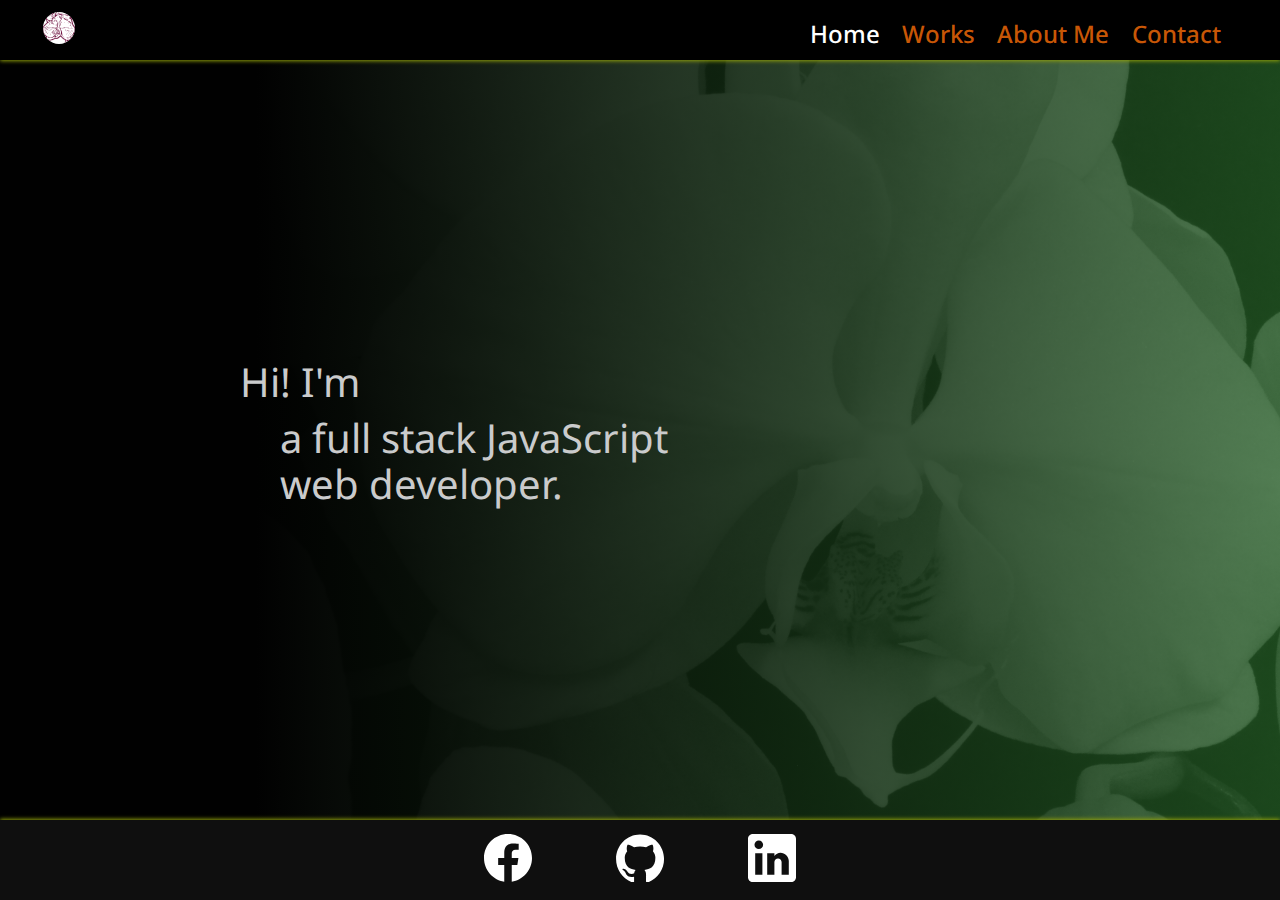
<file: index.html>
<!DOCTYPE html>
<html lang="en">
<head>
    <meta charset="UTF-8">
    <meta http-equiv="X-UA-Compatible" content="IE=edge">
    <meta name="viewport" content="width=device-width, initial-scale=1.0">
    <title>Sean Kozen's Portfolio</title>
    <link href="https://fonts.googleapis.com/icon?family=Material+Icons" rel="stylesheet">
    <link href="https://fonts.googleapis.com/css2?family=Noto+Sans:wght@400;700&display=swap" rel="stylesheet">
    <link rel="stylesheet" type="text/css" href="css/normalize.css" />
    <link rel="stylesheet" type="text/css" href="css/styles.css" />
</head>
<body class="main-wrapper">
    <nav>
        <div class="navbar">

            <div class="ham-container nav-container"> 
                <input class="checkbox" type="checkbox"/>
                <div class="hamburger-lines">
                    <span class="line line1"></span>
                    <span class="line line2"></span>
                    <span class="line line3"></span>
                </div>
                <div class="logo-mark">
                    <a href="#">
                        <img  id="myLogo" alt="myLogo" src="images/wUIvlP01.svg" title="Go To Home Screen">
                    </a>    
                </div>
                <div class="menu-items">
                    <ul>
                        <li><a class="menuLink current" href="#">Home</a></li>
                        <li><a class="menuLink" href="html/works.html">Works</a></li>
                        <li><a class="menuLink" href="html/about.html">About Me</a></li>
                        <li><a class="menuLink" href="html/contact.html">Contact</a></li>
                    </ul>
                </div>
            </div>          
        </div>   
    </nav>

    <main class="main">
        <h1 class="greeting">Hi! I'm <span id="myName" class="fade-in">Sean,</span><br>
            &emsp;<span>a full stack JavaScript</span><br>
            &emsp;<span>web developer.</span></h1>
    </main>

    <footer class="footer">
        <a target="_blank" href="https://www.facebook.com/sgkozen">
            <img  id="facebook" alt="facebook" src="images/f_logo_RGB-White_1024.svg">
        </a> 
        <a target="_blank" href="https://github.com/seankozen">
            <img  id="github" alt="github" src="images/gitHubMark.svg.svg">
        </a>
        <a target="_blank" href="https://www.linkedin.com/in/sean-kozen-10a8a0207/">
            <img  id="linkedin" alt="linkedin" src="images/linkedin-logo.svg">
            
        </a>
    </footer>
    
    <script>
        window.onload = setTimeout(function () {document.getElementById("myName").style.opacity = 1;}, 1000);
    </script>
   
</body>
</html>
</file>
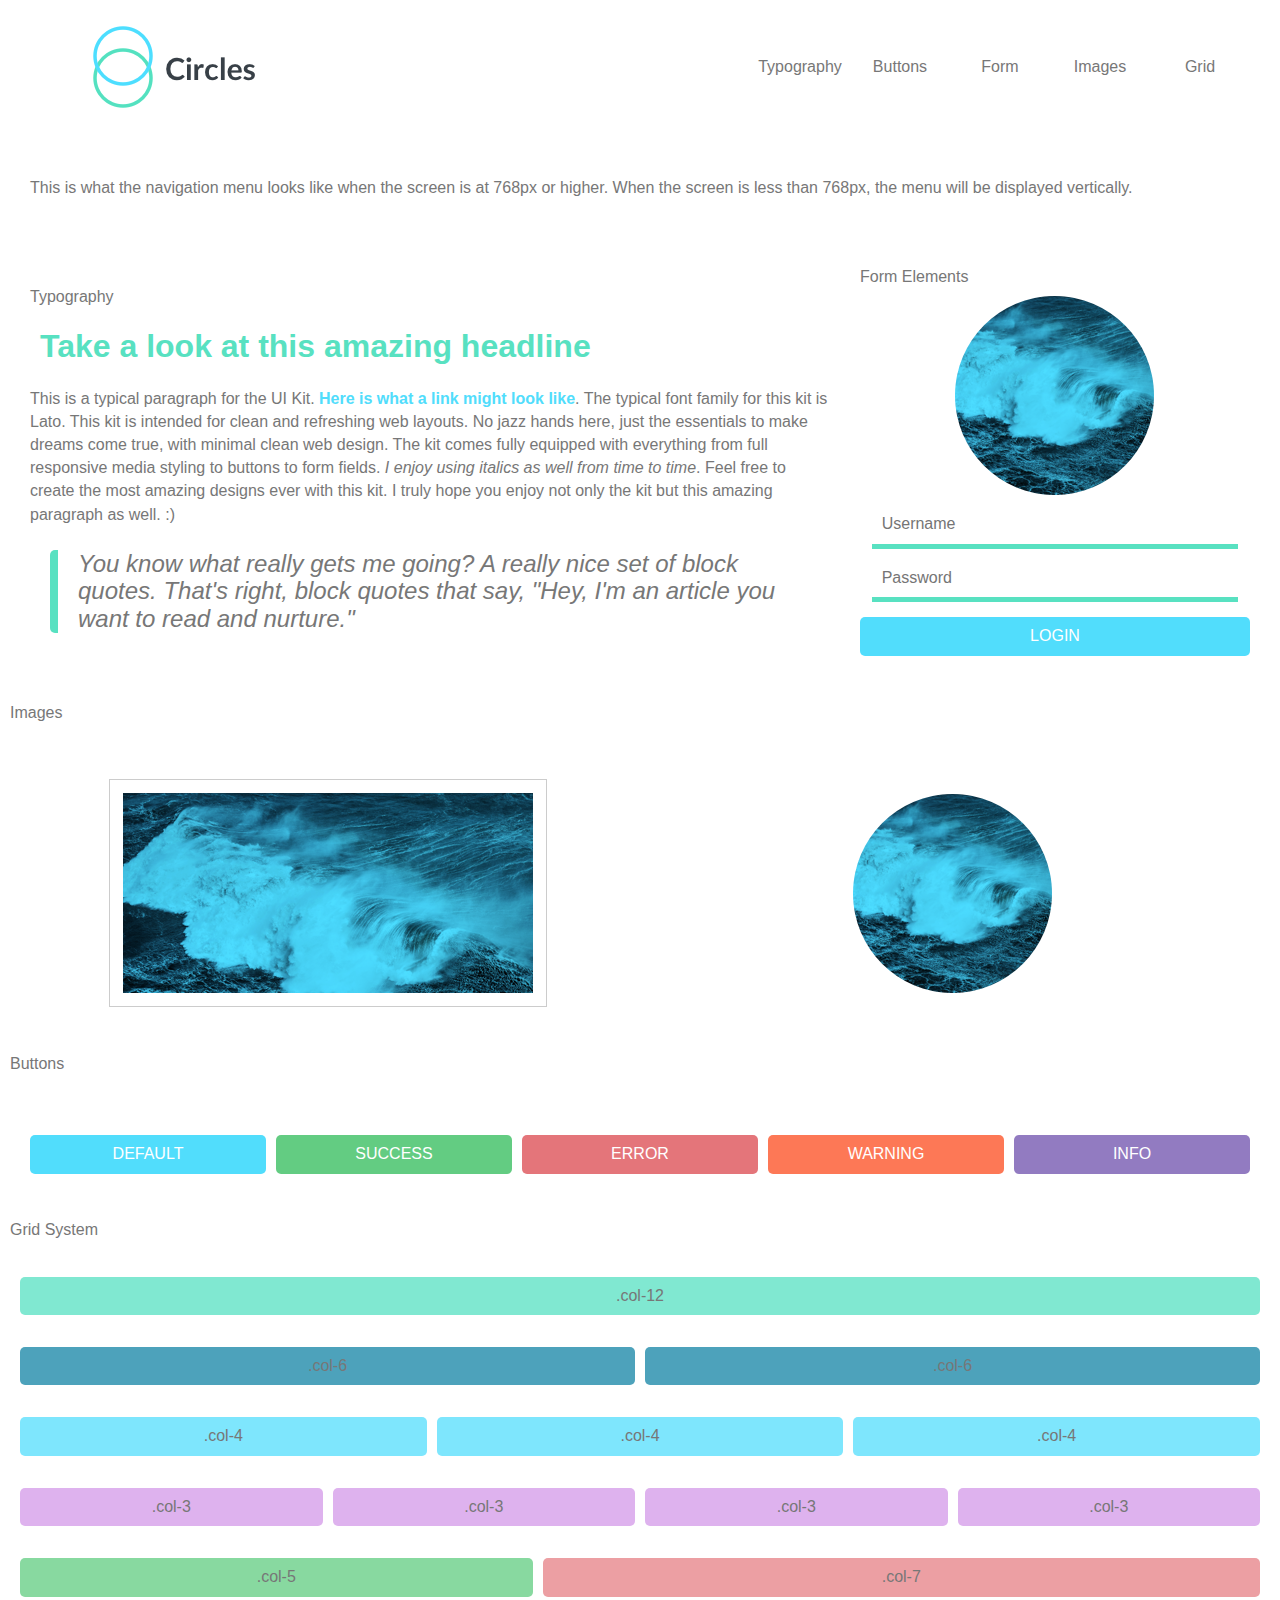
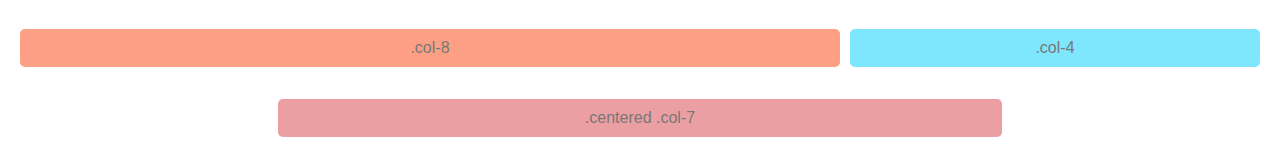
<file: projects/web-style-guide/index.html>
<!doctype html>
<html lang="en">

<head>
  <meta charset="utf-8">
  <title>Circles UI Kit</title>
  <meta name="viewport" content="width=device-width, initial-scale=1">
  <link rel="stylesheet" href="css/styles.css">
</head>

<body class="container">
  <header class="row">
    <div class="col-3">
      <a class="link" href="/">
        <img class="img img-logo" alt="circles logo" src="images/logo.png">
      </a>
    </div>
    <div class="col-9">
      <nav class="nav">
        <a class="nav-link" href="#type">Typography</a>
        <a class="nav-link" href="#buttons">Buttons</a>
        <a class="nav-link" href="#forms">Form</a>
        <a class="nav-link" href="#images">Images</a>
        <a class="nav-link" href="#grid">Grid</a>
      </nav>
    </div>
  </header>

  <div class="row">
    <div class="col-12">
      <div class="card">
        <p>This is what the navigation menu looks like when the screen is at 768px or higher. When the screen is less
          than 768px,
          the menu will be displayed vertically.</p>
      </div>
    </div>
  </div>

  <div class="row">
    <div class="col-8">
      <div class="card">
        <h4 id="type" class="headline-secondary">Typography</h4>
        <h1 class="headline-primary">Take a look at this amazing headline</h1>
        <p>This is a typical paragraph for the UI Kit. <a href="#" class="link">Here is what a link might look like</a>.
          The
          typical font family for this kit is Lato. This kit is intended for clean and refreshing web layouts.
          No jazz hands here, just the essentials to make dreams come true, with minimal clean web design. The kit comes
          fully equipped with everything from full responsive media styling to buttons to form fields. <em>I enjoy using
            italics as well from time to time</em>.
          Feel free to create the most amazing designs ever with this kit. I truly hope you enjoy not only the kit but
          this
          amazing paragraph as well. :)</p>
        <blockquote class="blockquote">You know what really gets me going? A really nice set of block quotes. That's
          right, block quotes that say, "Hey,
          I'm an article you want to read and nurture."</blockquote>
      </div>
    </div>
    <div class="col-4">
      <form class="form">
        <legend id="forms" class="headline-secondary">Form Elements</legend>
        <img class="img-avatar" src="images/avatar.png" alt="Avatar">
        <label class="hidden" for="username">Username:</label>
        <input class="input" type="text" id="username" placeholder="Username">
        <label class="hidden" for="password">Password:</label>
        <input class="input" type="password" id="password" placeholder="Password">
        <button class="btn default" type="submit" value="Login">Login</button>
      </form>
    </div>
  </div>

  <h4 id="images" class="headline-secondary">Images</h4>

  <div class="row">
    <div class="col-6">
      <img class="img img-frame" src="images/image.png" alt="sample image">
    </div>
    <div class="col-6">
      <img class="img img-avatar" src="images/avatar.png" alt="Avatar">
    </div>
  </div>

  <h4 id="buttons" class="headline-secondary">Buttons</h4>

  <div class="row">
    <div class="col-12">
      <button class="btn default">default</button>
      <button class="btn success">success</button>
      <button class="btn error">error</button>
      <button class="btn warning">warning</button>
      <button class="btn info">info</button>
    </div>
  </div>

  <h4 id="grid" class="headline-secondary">Grid System</h4>

  <div class="row">
    <div class="col-12 theme">.col-12</div>
  </div>
  <div class="row">
    <div class="col-6 theme">.col-6</div>
    <div class="col-6 theme">.col-6</div>
  </div>
  <div class="row">
    <div class="col-4 theme">.col-4</div>
    <div class="col-4 theme">.col-4</div>
    <div class="col-4 theme">.col-4</div>
  </div>
  <div class="row">
    <div class="col-3 theme">.col-3</div>
    <div class="col-3 theme">.col-3</div>
    <div class="col-3 theme">.col-3</div>
    <div class="col-3 theme">.col-3</div>
  </div>
  <div class="row">
    <div class="col-5 theme">.col-5</div>
    <div class="col-7 theme">.col-7</div>
  </div>
  <div class="row">
    <div class="col-8 theme">.col-8</div>
    <div class="col-4 theme">.col-4</div>
  </div>
  <div class="row">
    <div class="col-7 theme centered">.centered .col-7</div>
  </div>

</body>

</html>
</file>
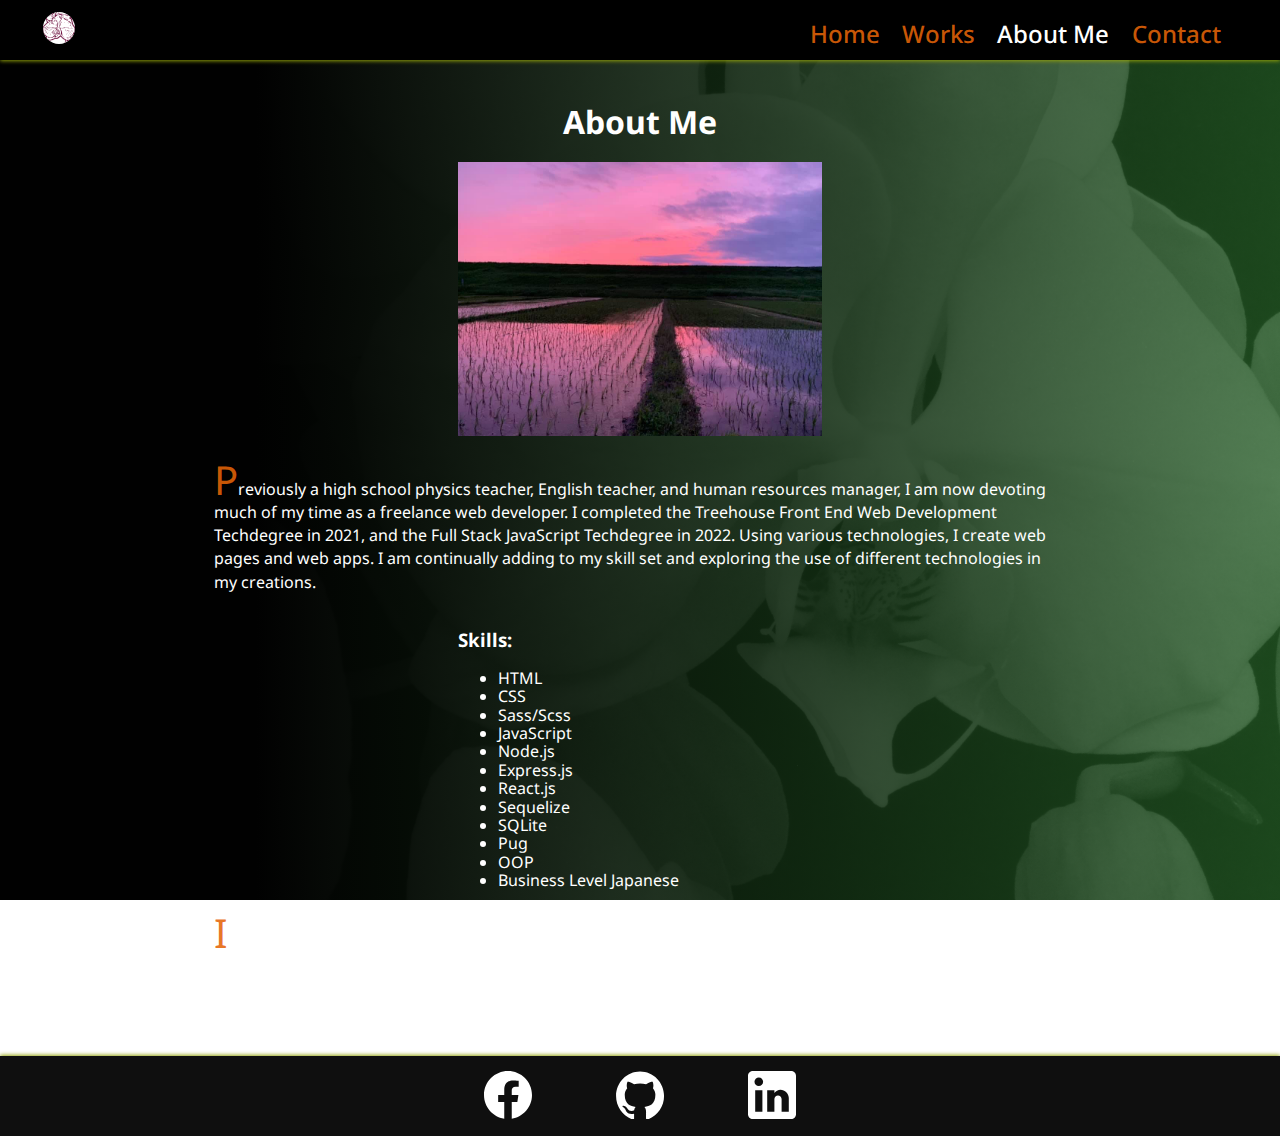
<file: html/about.html>
<!DOCTYPE html>
<html lang="en">
<head>
    <meta charset="UTF-8">
    <meta http-equiv="X-UA-Compatible" content="IE=edge">
    <meta name="viewport" content="width=device-width, initial-scale=1.0">
    <title>About</title>
    <link href="https://fonts.googleapis.com/icon?family=Material+Icons" rel="stylesheet">
    <link href="https://fonts.googleapis.com/css2?family=Noto+Sans:wght@400;700&display=swap" rel="stylesheet">
    <link rel="stylesheet" type="text/css" href="../css/normalize.css" />
    <link rel="stylesheet" type="text/css" href="../css/styles.css" />
</head>
<body class="about-wrapper">
    <nav>
        <div class="navbar">

            <div class="ham-container nav-container"> 
                <input class="checkbox" type="checkbox"/>
                <div class="hamburger-lines">
                    <span class="line line1"></span>
                    <span class="line line2"></span>
                    <span class="line line3"></span>
                </div>
                <div class="logo-mark">
                    <a href="../index.html">
                        <img  id="myLogo" alt="myLogo" src="../images/wUIvlP01.svg" title="Go To Home Screen">
                    </a>    
                </div>
                <div class="menu-items">
                    <ul>
                        <li><a class="menuLink" href="../index.html">Home</a></li>
                        <li><a class="menuLink" href="works.html">Works</a></li>
                        <li><a class="menuLink current" href="#">About Me</a></li>
                        <li><a class="menuLink" href="contact.html">Contact</a></li>
                    </ul>
                </div>
            </div>          
        </div>   
    </nav>

    <main class="about-main">
        <h1 class="about-title">About Me</h1>
        <div class="about-container">
                <img id="hashima-sunset" alt="hashima sunset" src="../images/hashimaSunset1.JPG" title="Rice field at sunset in Hashima">
            <p class="about-content">Previously a high school physics teacher, English teacher, and human resources manager, 
                I am now devoting much of my time as a freelance web developer. I completed the Treehouse Front End Web Development
                Techdegree in 2021, and the Full Stack JavaScript Techdegree in 2022. Using various technologies, I create web pages and web apps.
                I am continually adding to my skill set and exploring the use of different technologies in my creations. 
            </p>
                <div class="skills">
                    <h3>Skills:</h3>
                    <ul class="skill-items">
                        <li>HTML</li>
                        <li>CSS</li>
                        <li>Sass/Scss</li>
                        <li>JavaScript</li>
                        <li>Node.js</li>
                        <li>Express.js</li>
                        <li>React.js</li>
                        <li>Sequelize</li>
                        <li>SQLite</li>  
                        <li>Pug</li>
                        <li>OOP</li>
                        <li>Business Level Japanese</li>
                    </ul>
                </div>

                <p class="about-content">I am currently residing in Hashima in Gifu Prefecture in Japan, a city of 70,000 straddled by the Nagara and Kiso Rivers.  
                Agriculture predominates the landscape on the outskirts of the city and there are areas that provide refuge for 
                wild animals like weasels, <em>tanuki</em> (Japanese raccoon dogs), wild boar, and numerous bird species.  
                Living in Hashima is an everyday source of inspiration and creativity in my work as a web developer.
                </p>
        </div>
    </main>

    <footer class="footer">
        <a target="_blank" href="https://www.facebook.com/sgkozen">
            <img  id="facebook" alt="facebook" src="../images/f_logo_RGB-White_1024.svg">
        </a>
        <a target="_blank" href="https://github.com/seankozen">
            <img  id="github" alt="github" src="../images/gitHubMark.svg.svg">
        </a>
        <a target="_blank" href="https://www.linkedin.com/in/sean-kozen-10a8a0207/">
            <img  id="linkedin" alt="linkedin" src="../images/linkedin-logo.svg">
        </a>
    </footer>

</body>
</html>
</file>
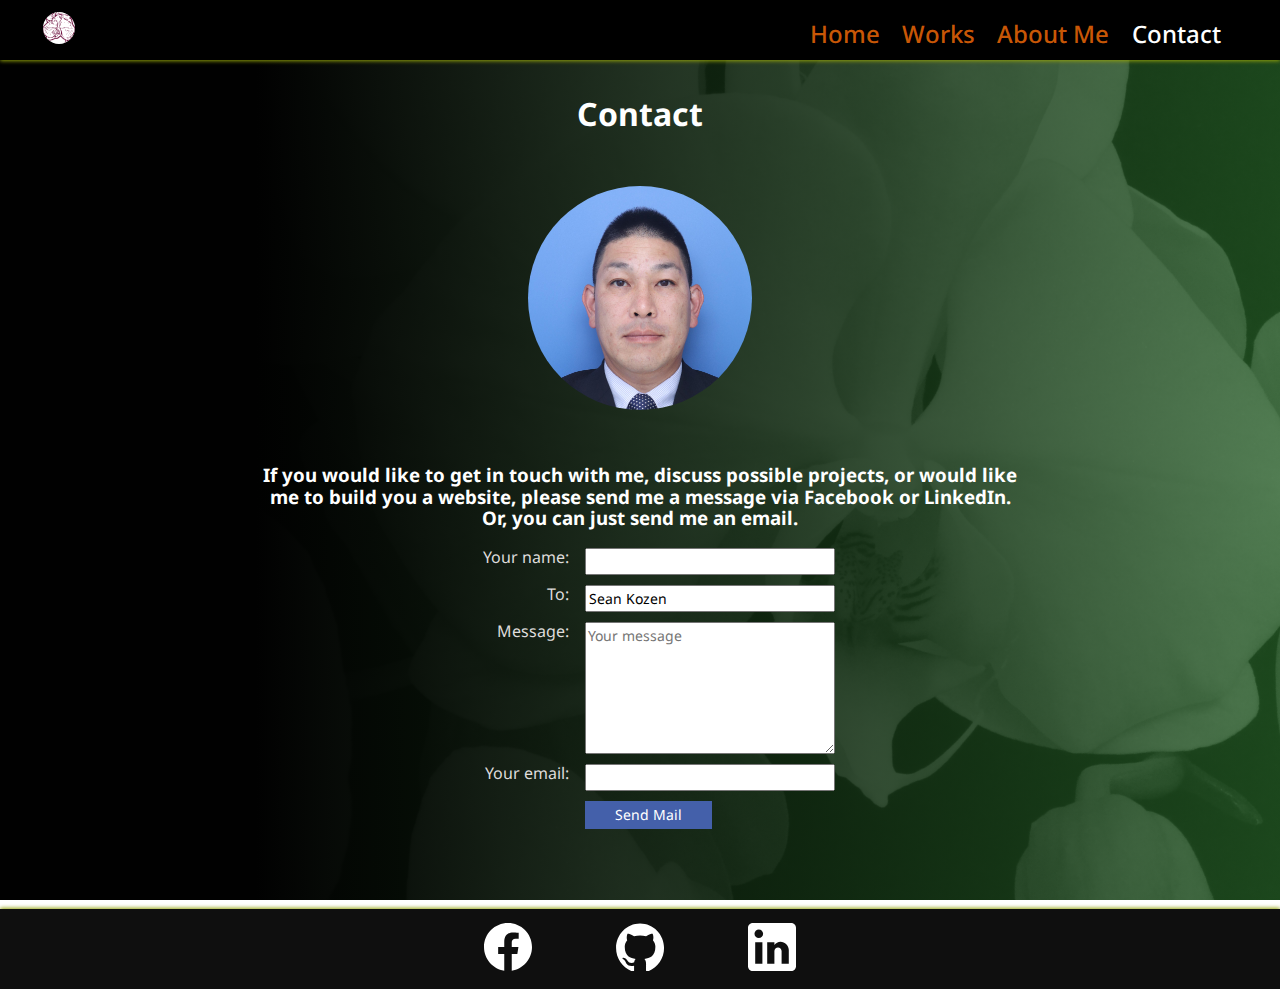
<file: html/contact.html>
<!DOCTYPE html>
<html lang="en">
  <head>
    <meta charset="UTF-8" />
    <meta http-equiv="X-UA-Compatible" content="IE=edge" />
    <meta name="viewport" content="width=device-width, initial-scale=1.0" />
    <title>Contact</title>
    <link
      href="https://fonts.googleapis.com/icon?family=Material+Icons"
      rel="stylesheet"
    />
    <link
      href="https://fonts.googleapis.com/css2?family=Noto+Sans:wght@400;700&display=swap"
      rel="stylesheet"
    />
    <link rel="stylesheet" type="text/css" href="../css/normalize.css" />
    <link rel="stylesheet" type="text/css" href="../css/styles.css" />
  </head>
  <body class="contact-wrapper">
    <nav>
      <div class="navbar">
        <div class="ham-container nav-container">
          <input class="checkbox" type="checkbox" />
          <div class="hamburger-lines">
            <span class="line line1"></span>
            <span class="line line2"></span>
            <span class="line line3"></span>
          </div>
          <div class="logo-mark">
            <a href="../index.html">
              <img
                id="myLogo"
                alt="myLogo"
                src="../images/wUIvlP01.svg"
                title="Go To Home Screen"
              />
            </a>
          </div>
          <div class="menu-items">
            <ul>
              <li><a class="menuLink" href="../index.html">Home</a></li>
              <li><a class="menuLink" href="works.html">Works</a></li>
              <li><a class="menuLink" href="about.html">About Me</a></li>
              <li><a class="menuLink current" href="#">Contact</a></li>
            </ul>
          </div>
        </div>
      </div>
    </nav>

    <main class="contact-main">
      <h1 class="contact-title">Contact</h1>
      <div class="contact-container">
        <div class="pic-container">
          <img id="self-pic" alt="sean" src="../images/sean-pic.png" />
        </div>

        <h3>
          If you would like to get in touch with me, discuss possible projects,
          or would like me to build you a website, please send me a message via
          Facebook or LinkedIn. Or, you can just send me an email.
        </h3>
        <div class="form-box">
          <form
            id="form"
            action="https://formsubmit.co/4539eb5781ec6180aadb79fa38422ea5"
            method="POST"
          >
            <div class="field">
              <label for="from_name">Your name:</label>
              <input type="text" name="name" id="from_name" />
            </div>
            <div class="field">
              <label for="to_name">To:</label>
              <input
                type="text"
                name="to_name"
                id="to_name"
                value="Sean Kozen"
              />
            </div>
            <div class="field">
              <label for="message">Message:</label>
              <textarea
                type="text"
                name="message"
                id="message"
                rows="6"
                placeholder="Your message"
              ></textarea>
            </div>
            <div class="field">
              <label for="reply_to">Your email:</label>
              <input type="text" name="reply_to" id="reply_to" />
            </div>
            <input
              type="hidden"
              name="redirect"
              value="https://web3forms.com/success"
            />
            <button id="send-button" type="submit">Send Mail</button>
          </form>
        </div>
      </div>
    </main>

    <footer class="footer">
      <a target="_blank" href="https://www.facebook.com/sgkozen">
        <img
          id="facebook"
          alt="facebook"
          src="../images/f_logo_RGB-White_1024.svg"
        />
      </a>
      <a target="_blank" href="https://github.com/seankozen">
        <img id="github" alt="github" src="../images/gitHubMark.svg.svg" />
      </a>
      <a
        target="_blank"
        href="https://www.linkedin.com/in/sean-kozen-10a8a0207/"
      >
        <img id="linkedin" alt="linkedin" src="../images/linkedin-logo.svg" />
      </a>
    </footer>

    <script src="../app.js"></script>
  </body>
</html>
</file>
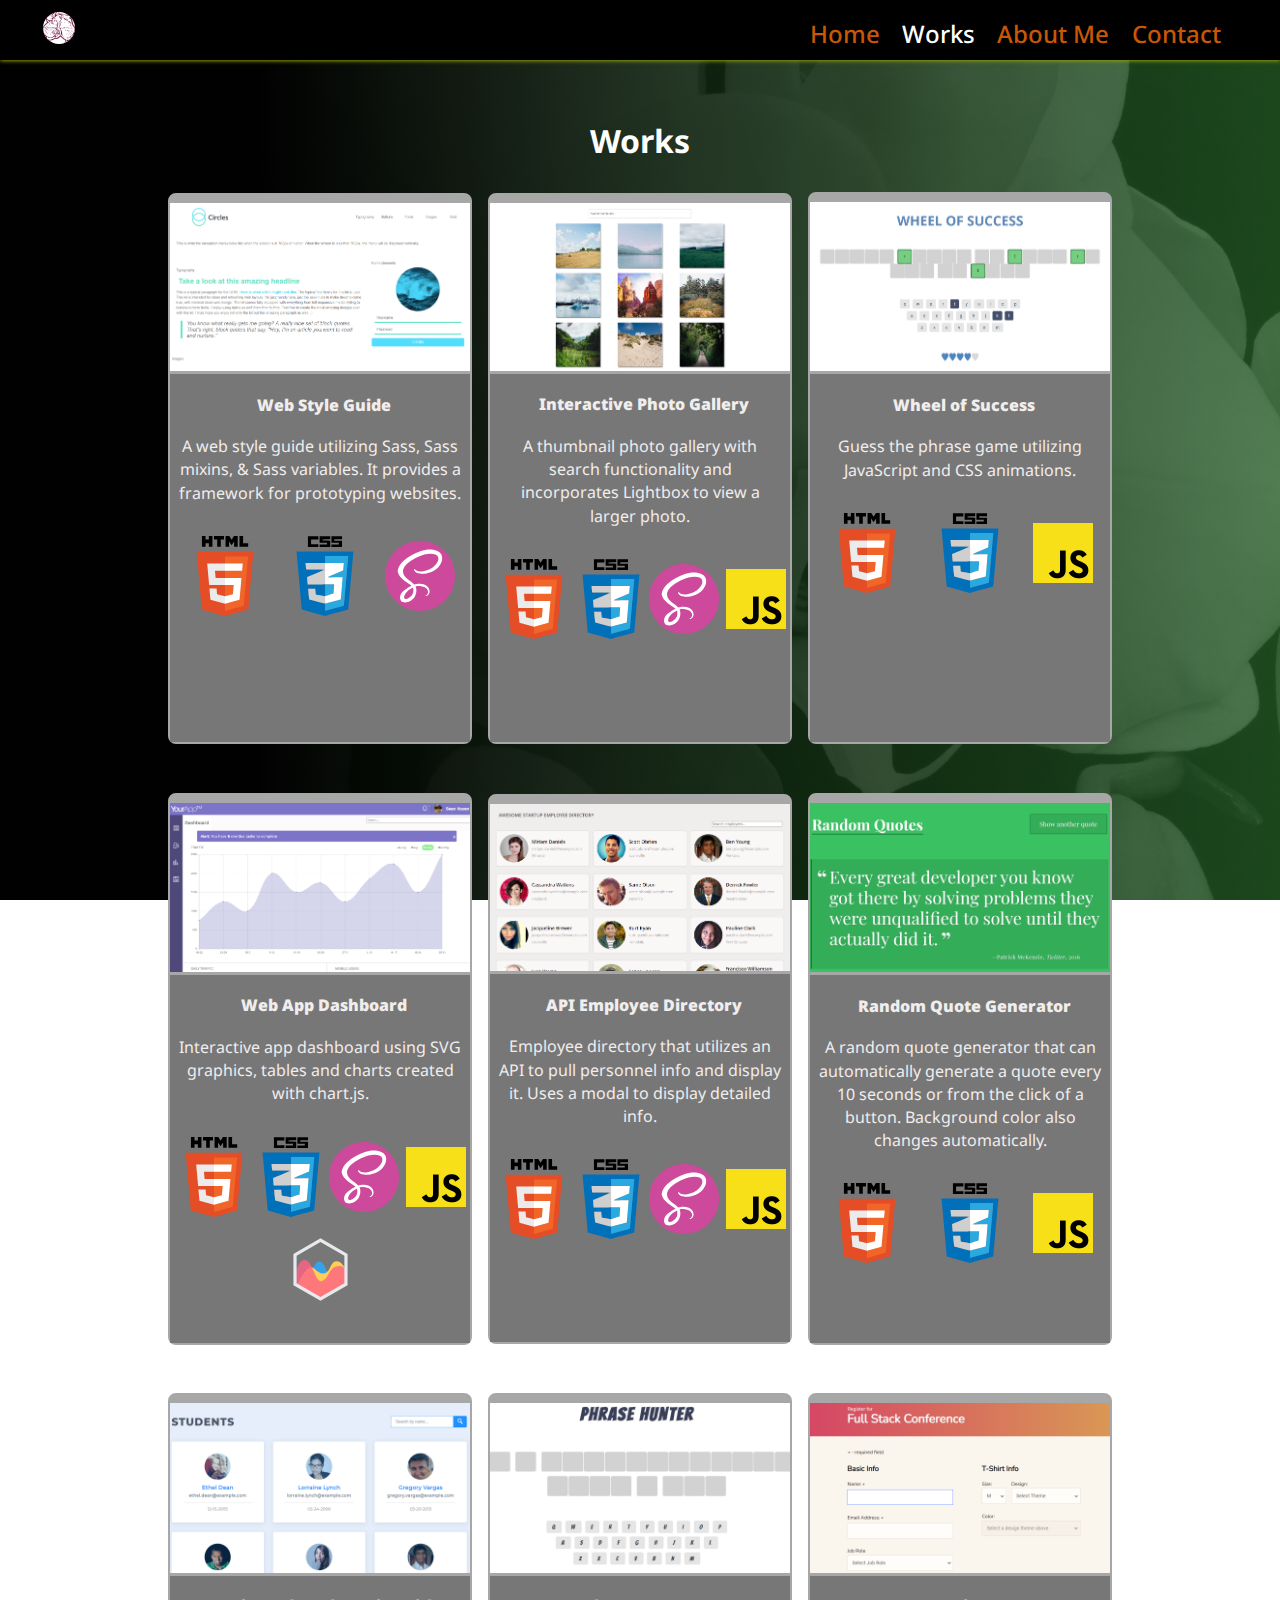
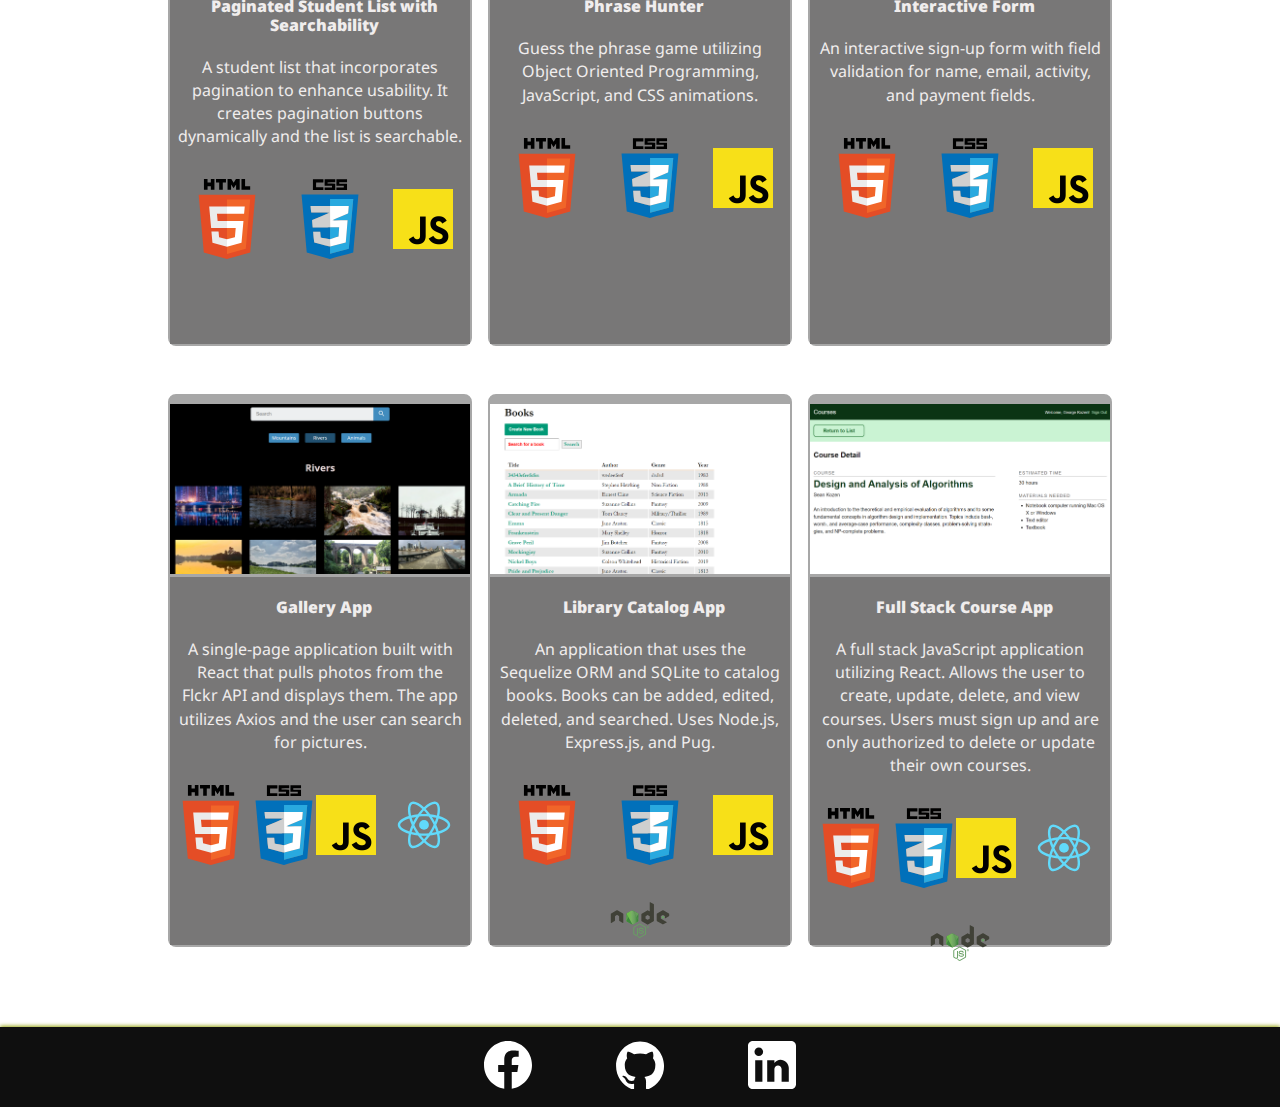
<file: html/works.html>
<!DOCTYPE html>
<html lang="en">
  <head>
    <meta charset="UTF-8" />
    <meta http-equiv="X-UA-Compatible" content="IE=edge" />
    <meta name="viewport" content="width=device-width, initial-scale=1.0" />
    <title>Works</title>
    <link
      href="https://fonts.googleapis.com/icon?family=Material+Icons"
      rel="stylesheet"
    />
    <link
      href="https://fonts.googleapis.com/css2?family=Noto+Sans:wght@400;700&display=swap"
      rel="stylesheet"
    />
    <link rel="stylesheet" type="text/css" href="../css/normalize.css" />
    <link rel="stylesheet" type="text/css" href="../css/styles.css" />
  </head>
  <body class="works-wrapper">
    <nav>
      <div class="navbar">
        <div class="ham-container nav-container">
          <input class="checkbox" type="checkbox" />
          <div class="hamburger-lines">
            <span class="line line1"></span>
            <span class="line line2"></span>
            <span class="line line3"></span>
          </div>
          <div class="logo-mark">
            <a href="../index.html">
              <img
                id="myLogo"
                alt="myLogo"
                src="../images/wUIvlP01.svg"
                title="Go To Home Screen"
              />
            </a>
          </div>
          <div class="menu-items">
            <ul>
              <li><a class="menuLink" href="../index.html">Home</a></li>
              <li><a class="menuLink current" href="#">Works</a></li>
              <li><a class="menuLink" href="about.html">About Me</a></li>
              <li><a class="menuLink" href="contact.html">Contact</a></li>
            </ul>
          </div>
        </div>
      </div>
    </nav>

    <main class="works-main">
      <h1 class="works-title">Works</h1>

      <div class="card">
        <a target="_blank" href="../projects/web-style-guide/index.html">
          <img src="../images/styleGuide.png" alt="styleguide" />
        </a>
        <div class="container">
          <h4><b>Web Style Guide</b></h4>
          <p>
            A web style guide utilizing Sass, Sass mixins, & Sass variables. It
            provides a framework for prototyping websites.
          </p>
          <div class="icon-box">
            <img
              class="html-icon"
              src="../images/HTML5_logo_and_wordmark.svg"
              alt="html-icon"
            />
            <img class="css-icon" src="../images/iconcss3.svg" alt="css-icon" />
            <img
              class="sass-icon"
              src="../images/SassLogo-Seal(Color).svg"
              alt="sass-icon"
            />
          </div>
        </div>
      </div>

      <div class="card">
        <a
          target="_blank"
          href="https://seankozen.github.io/interactive-photo-gallery/"
        >
          <img src="../images/picture_gallery.png" alt="photogallery" />
        </a>
        <div class="container">
          <h4><b>Interactive Photo Gallery</b></h4>
          <p>
            A thumbnail photo gallery with search functionality and incorporates
            Lightbox to view a larger photo.
          </p>
          <div class="icon-box">
            <img
              class="html-icon"
              src="../images/HTML5_logo_and_wordmark.svg"
              alt="html-icon"
            />
            <img class="css-icon" src="../images/iconcss3.svg" alt="css-icon" />
            <img
              class="sass-icon"
              src="../images/SassLogo-Seal(Color).svg"
              alt="sass-icon"
            />
            <img
              class="js-icon"
              src="../images/JavaScript_logo_2.svg.png"
              alt="js-icon"
            />
          </div>
        </div>
      </div>

      <div class="card">
        <a
          target="_blank"
          href="https://seankozen.github.io/guess-the-phrase-app/"
        >
          <img src="../images/wheelOfSuccess.png" alt="wheelOfSuccess" />
        </a>
        <div class="container">
          <h4><b>Wheel of Success</b></h4>
          <p>Guess the phrase game utilizing JavaScript and CSS animations.</p>
          <div class="icon-box">
            <img
              class="html-icon"
              src="../images/HTML5_logo_and_wordmark.svg"
              alt="html-icon"
            />
            <img class="css-icon" src="../images/iconcss3.svg" alt="css-icon" />
            <img
              class="js-icon"
              src="../images/JavaScript_logo_2.svg.png"
              alt="js-icon"
            />
          </div>
        </div>
      </div>

      <div class="card">
        <a target="_blank" href="https://seankozen.github.io/app-dashboard/">
          <img src="../images/appDashboard.png" alt="wappDashboard" />
        </a>
        <div class="container">
          <h4><b>Web App Dashboard</b></h4>
          <p>
            Interactive app dashboard using SVG graphics, tables and charts
            created with chart.js.
          </p>
          <div class="icon-box">
            <img
              class="html-icon"
              src="../images/HTML5_logo_and_wordmark.svg"
              alt="html-icon"
            />
            <img class="css-icon" src="../images/iconcss3.svg" alt="css-icon" />
            <img
              class="sass-icon"
              src="../images/SassLogo-Seal(Color).svg"
              alt="sass-icon"
            />
            <img
              class="js-icon"
              src="../images/JavaScript_logo_2.svg.png"
              alt="js-icon"
            />
            <img
              class="js-chart-icon"
              src="../images/chartjs-logo.svg"
              alt="js-chart-icon"
            />
          </div>
        </div>
      </div>

      <div class="card">
        <a
          target="_blank"
          href="https://seankozen.github.io/API-employee-directory/"
        >
          <img
            src="../images/employeeDirectory.png"
            alt="API Employee Directory"
          />
        </a>
        <div class="container">
          <h4><b>API Employee Directory</b></h4>
          <p>
            Employee directory that utilizes an API to pull personnel info and
            display it. Uses a modal to display detailed info.
          </p>
          <div class="icon-box">
            <img
              class="html-icon"
              src="../images/HTML5_logo_and_wordmark.svg"
              alt="html-icon"
            />
            <img class="css-icon" src="../images/iconcss3.svg" alt="css-icon" />
            <img
              class="sass-icon"
              src="../images/SassLogo-Seal(Color).svg"
              alt="sass-icon"
            />
            <img
              class="js-icon"
              src="../images/JavaScript_logo_2.svg.png"
              alt="js-icon"
            />
          </div>
        </div>
      </div>

      <div class="card">
        <a
          target="_blank"
          href="https://seankozen.github.io/fsjs-techdegree-project-1/"
        >
          <img src="../images/quotegenerator.png" alt="Quote Generator" />
        </a>
        <div class="container">
          <h4><b>Random Quote Generator</b></h4>
          <p>
            A random quote generator that can automatically generate a quote
            every 10 seconds or from the click of a button. Background color
            also changes automatically.
          </p>
          <div class="icon-box">
            <img
              class="html-icon"
              src="../images/HTML5_logo_and_wordmark.svg"
              alt="html-icon"
            />
            <img class="css-icon" src="../images/iconcss3.svg" alt="css-icon" />
            <img
              class="js-icon"
              src="../images/JavaScript_logo_2.svg.png"
              alt="js-icon"
            />
          </div>
        </div>
      </div>

      <div class="card">
        <a
          target="_blank"
          href="https://seankozen.github.io/FSJS-techdegree-project-2/"
        >
          <img src="../images/pagination.png" alt="Student List w/Pagination" />
        </a>
        <div class="container">
          <h4><b>Paginated Student List with Searchability</b></h4>
          <p>
            A student list that incorporates pagination to enhance usability. It
            creates pagination buttons dynamically and the list is searchable.
          </p>
          <div class="icon-box">
            <img
              class="html-icon"
              src="../images/HTML5_logo_and_wordmark.svg"
              alt="html-icon"
            />
            <img class="css-icon" src="../images/iconcss3.svg" alt="css-icon" />
            <img
              class="js-icon"
              src="../images/JavaScript_logo_2.svg.png"
              alt="js-icon"
            />
          </div>
        </div>
      </div>

      <div class="card">
        <a
          target="_blank"
          href="https://seankozen.github.io/FSJS-techdegree-project-4/"
        >
          <img src="../images/phraseHunter.png" alt="Phrase-hunter" />
        </a>
        <div class="container">
          <h4><b>Phrase Hunter</b></h4>
          <p>
            Guess the phrase game utilizing Object Oriented Programming,
            JavaScript, and CSS animations.
          </p>
          <div class="icon-box">
            <img
              class="html-icon"
              src="../images/HTML5_logo_and_wordmark.svg"
              alt="html-icon"
            />
            <img class="css-icon" src="../images/iconcss3.svg" alt="css-icon" />
            <img
              class="js-icon"
              src="../images/JavaScript_logo_2.svg.png"
              alt="js-icon"
            />
          </div>
        </div>
      </div>

      <div class="card">
        <a
          target="_blank"
          href="https://seankozen.github.io/FSJS-techdegree-project-3/"
        >
          <img src="../images/interactiveForm.png" alt="Interactive Form" />
        </a>
        <div class="container">
          <h4><b>Interactive Form</b></h4>
          <p>
            An interactive sign-up form with field validation for name, email,
            activity, and payment fields.
          </p>
          <div class="icon-box">
            <img
              class="html-icon"
              src="../images/HTML5_logo_and_wordmark.svg"
              alt="html-icon"
            />
            <img class="css-icon" src="../images/iconcss3.svg" alt="css-icon" />
            <img
              class="js-icon"
              src="../images/JavaScript_logo_2.svg.png"
              alt="js-icon"
            />
          </div>
        </div>
      </div>

      <div class="card">
        <a target="_blank" href="https://sean-gallery-app.herokuapp.com/">
          <img src="../images/react-gallery-app.png" alt="Gallery App" />
        </a>
        <div class="container">
          <h4><b>Gallery App</b></h4>
          <p>
            A single-page application built with React that pulls photos from
            the Flckr API and displays them. The app utilizes Axios and the user
            can search for pictures.
          </p>
          <div class="icon-box">
            <img
              class="html-icon"
              src="../images/HTML5_logo_and_wordmark.svg"
              alt="html-icon"
            />
            <img class="css-icon" src="../images/iconcss3.svg" alt="css-icon" />
            <img
              class="js-icon"
              src="../images/JavaScript_logo_2.svg.png"
              alt="js-icon"
            />
            <img
              class="react-icon"
              src="../images/react-icon.svg"
              alt="react-icon"
            />
          </div>
        </div>
      </div>

      <div class="card">
        <a
          target="_blank"
          href="https://sgkozen-library-database.herokuapp.com/books?page=1"
        >
          <img
            src="../images/libraryDatabase_Title.png"
            alt="Library Database"
          />
        </a>
        <div class="container">
          <h4><b>Library Catalog App</b></h4>
          <p>
            An application that uses the Sequelize ORM and SQLite to catalog
            books. Books can be added, edited, deleted, and searched. Uses
            Node.js, Express.js, and Pug.
          </p>
          <div class="icon-box">
            <img
              class="html-icon"
              src="../images/HTML5_logo_and_wordmark.svg"
              alt="html-icon"
            />
            <img class="css-icon" src="../images/iconcss3.svg" alt="css-icon" />
            <img
              class="js-icon"
              src="../images/JavaScript_logo_2.svg.png"
              alt="js-icon"
            />
            <img
              class="node-icon"
              src="../images/nodeLogo.svg"
              alt="node-icon"
            />
          </div>
        </div>
      </div>

      <div class="card">
        <a
          target="_blank"
          href="https://full-stack-school-course-app.herokuapp.com/"
        >
          <img
            src="../images/schoolCourseApp3_Title.png"
            alt="Course Database"
          />
        </a>
        <div class="container">
          <h4><b>Full Stack Course App</b></h4>
          <p>
            A full stack JavaScript application utilizing React. Allows the user
            to create, update, delete, and view courses. Users must sign up and
            are only authorized to delete or update their own courses.
          </p>
          <div class="icon-box">
            <img
              class="html-icon"
              src="../images/HTML5_logo_and_wordmark.svg"
              alt="html-icon"
            />
            <img class="css-icon" src="../images/iconcss3.svg" alt="css-icon" />
            <img
              class="js-icon"
              src="../images/JavaScript_logo_2.svg.png"
              alt="js-icon"
            />
            <img
              class="react-icon"
              src="../images/react-icon.svg"
              alt="react-icon"
            />
            <img
              class="node-icon"
              src="../images/nodeLogo.svg"
              alt="node-icon"
            />
          </div>
        </div>
      </div>
    </main>

    <footer class="footer">
      <a target="_blank" href="https://www.facebook.com/sgkozen">
        <img
          id="facebook"
          alt="facebook"
          src="../images/f_logo_RGB-White_1024.svg"
        />
      </a>
      <a target="_blank" href="https://github.com/seankozen">
        <img id="github" alt="github" src="../images/gitHubMark.svg.svg" />
      </a>
      <a
        target="_blank"
        href="https://www.linkedin.com/in/sean-kozen-10a8a0207/"
      >
        <img id="linkedin" alt="linkedin" src="../images/linkedin-logo.svg" />
      </a>
    </footer>
  </body>
</html>
</file>
<file: css/styles.css>
@charset "UTF-8";
/* ============================================= */
/*              Variables                      */
/* ============================================= */
/* ============================================= */
/*              Base styles                      */
/* ============================================= */
* {
  font-family: "Noto Sans", sans-serif;
  box-sizing: border-box;
}

p {
  line-height: 1.45em;
}

a {
  text-decoration: none;
}

/* ============================================= */
/*              Typography                       */
/* ============================================= */
.main-wrapper,
.works-wrapper,
.about-wrapper,
.contact-wrapper {
  background-image: linear-gradient(to right, rgb(1, 1, 1) 20%, rgba(35, 94, 36, 0.73)), url("../images/orchids2.jpg");
  background-size: cover;
  background-repeat: no-repeat;
  color: white;
  height: 100vh;
  width: 100vw;
  background-attachment: fixed;
}

.greeting {
  color: #cacbcc;
  font-size: 1.9rem;
  font-weight: 400;
  margin: auto 0 auto 0;
  padding-bottom: 4rem;
}

#myName {
  font-size: 4rem;
  color: rgba(229, 100, 7, 0.8901960784);
  opacity: 0;
}

.fade-in {
  transition: opacity 2s;
}

.card {
  display: flex;
  flex-direction: column;
  width: 95%;
  height: 60%;
  border: 2px solid #a7a7a7;
  margin-bottom: 3rem;
  color: #f0eded;
  border-radius: 0.5rem;
  padding-top: 0.5rem;
  background-color: #a7a7a7;
}

.card img {
  width: 100%;
}

.works-title {
  margin-top: 1rem;
  padding-top: 4rem;
}

.container {
  background-color: #787777;
}

.container > p {
  padding-left: 0.5rem;
  padding-right: 0.5rem;
}

.container > h4 {
  padding-left: 0.5rem;
}

.icon-box {
  display: flex;
  flex-direction: row;
  align-items: center;
  justify-content: space-around;
  flex-wrap: wrap;
}

.icon-box .css-icon {
  height: 100px;
  width: 60px;
}

.icon-box .html-icon {
  height: 110px;
  width: 80px;
}

.icon-box .sass-icon {
  height: 70px;
  width: 70px;
}

.icon-box .js-icon {
  height: 60px;
  width: 60px;
}

.icon-box .js-chart-icon {
  height: 75px;
  width: 75px;
}

.icon-box .react-icon {
  height: 90px;
  width: 90px;
}

.icon-box .node-icon {
  height: 80px;
  width: 60px px;
}

.about-container {
  display: flex;
  flex-direction: column;
  width: 95%;
  margin-bottom: 3rem;
}

#hashima-sunset {
  width: 100%;
}

.about-content::first-letter {
  font-size: 250%;
  color: rgba(229, 100, 7, 0.8901960784);
}

.about-title {
  margin-top: 1rem;
  padding-top: 4rem;
}

.contact-container {
  display: flex;
  flex-direction: column;
  width: 85%;
  margin-bottom: 6rem;
  margin-top: 2rem;
  justify-content: center;
  text-align: center;
}

.contact-title {
  margin-top: 1rem;
  padding-top: 4rem;
}

#self-pic {
  height: 10rem;
  width: 10rem;
  border-radius: 50%;
  margin-bottom: 2rem;
}

#email-contact {
  color: #cacbcc;
}

.form-box {
  align-items: center;
  margin: auto;
}

.field {
  margin-bottom: 10px;
}

.field label {
  display: flex;
  font-size: 0.8rem;
  color: rgb(223, 220, 220);
}

.field input,
.field textarea {
  display: block;
  min-width: 250px;
  line-height: 1.5;
  font-size: 14px;
}

#send-button {
  display: block;
  padding: 6px 30px;
  font-size: 14px;
  background-color: #4460aa;
  color: #fff;
  border: none;
}

.ham-container {
  max-width: 1050px;
  width: 100%;
  margin: auto;
}

.navbar {
  width: 100%;
  box-shadow: 0 1px 4px rgb(146, 161, 12);
}

.nav-container {
  background-color: black;
  display: flex;
  justify-content: space-between;
  align-items: center;
  height: 62px;
}

.navbar .menu-items {
  display: flex;
}

.navbar .nav-container li {
  list-style: none;
}

.navbar .nav-container a {
  text-decoration: none;
  color: rgba(229, 100, 7, 0.8901960784);
  font-weight: 500;
  font-size: 1.8rem;
  padding: 0.7rem;
}

.navbar .nav-container a:hover {
  font-weight: bolder;
}

.nav-container {
  display: block;
  position: relative;
  height: 60px;
}

.nav-container .checkbox {
  position: absolute;
  display: block;
  height: 32px;
  width: 32px;
  top: 20px;
  left: 20px;
  z-index: 5;
  opacity: 0;
  cursor: pointer;
}

.menu-items {
  background-color: rgb(149, 155, 161);
  opacity: 1;
  z-index: 7;
}

.nav-container .hamburger-lines {
  display: block;
  height: 26px;
  width: 32px;
  position: absolute;
  top: 17px;
  left: 20px;
  z-index: 2;
  display: flex;
  flex-direction: column;
  justify-content: space-between;
}

.nav-container .hamburger-lines .line {
  display: block;
  height: 4px;
  width: 100%;
  border-radius: 10px;
  background: white;
}

.nav-container .hamburger-lines .line1 {
  transform-origin: 0% 0%;
  transition: transform 0.4s ease-in-out;
}

.nav-container .hamburger-lines .line2 {
  transition: transform 0.2s ease-in-out;
}

.nav-container .hamburger-lines .line3 {
  transform-origin: 0% 100%;
  transition: transform 0.4s ease-in-out;
}

.navbar .menu-items {
  padding-top: 3.5rem;
  box-shadow: inset 0 0 2000px rgba(255, 255, 255, 0.5);
  height: 100vh;
  width: 100%;
  transform: translate(-150%);
  display: flex;
  flex-direction: column;
  margin-left: -40px;
  padding-left: 50px;
  transition: transform 0.5s ease-in-out;
  text-align: center;
}

.navbar .menu-items li {
  margin-bottom: 3rem;
}

.logo-mark {
  display: none;
}

.nav-container input[type=checkbox]:checked ~ .menu-items {
  transform: translateX(0);
}

.nav-container input[type=checkbox]:checked ~ .hamburger-lines .line1 {
  transform: rotate(45deg);
}

.nav-container input[type=checkbox]:checked ~ .hamburger-lines .line2 {
  transform: scaleY(0);
}

.nav-container input[type=checkbox]:checked ~ .hamburger-lines .line3 {
  transform: rotate(-45deg);
}

.nav-container input[type=checkbox]:checked ~ .logo {
  display: none;
}

.navbar .nav-container .current {
  color: white;
}

.footer {
  display: flex;
  align-items: center;
  justify-content: center;
  background-color: #0f0f0f;
  box-shadow: 0 -1px 4px rgb(146, 161, 12);
}

#linkedin,
#facebook {
  height: 3rem;
  width: 3rem;
  cursor: pointer;
}

#linkedin {
  margin-left: 1.5rem;
}

#github {
  height: 3rem;
  width: 4rem;
  margin-left: 1rem;
  cursor: pointer;
}

/* ============================================= */
/*              Grid System                      */
/* ============================================= */
.main-wrapper,
.works-wrapper,
.about-wrapper,
.contact-wrapper {
  height: 100vh;
  display: grid;
  grid-template-rows: 6% auto 5rem;
  grid-template-areas: "navigation" "main" "footer";
}

/* ============================================= */
/*                 Landing Page                  */
/* ============================================= */
/*
.nav {
    grid-area: navigation;
    display: flex;
}
*/
.main {
  grid-area: main;
  display: flex;
  flex-direction: column;
  align-items: center;
}

.footer {
  grid-area: footer;
}

/* ============================================= */
/*                  Works Page                   */
/* ============================================= */
.works-main {
  grid-area: main;
  display: flex;
  flex-direction: column;
  align-items: center;
}

/* ============================================= */
/*                  About Page                   */
/* ============================================= */
.about-main {
  grid-area: main;
  display: flex;
  flex-direction: column;
  align-items: center;
}

/* ============================================= */
/*                  Contact Page                 */
/* ============================================= */
.contact-main {
  grid-area: main;
  display: flex;
  flex-direction: column;
  align-items: center;
}

/* ============================================= */
/*              Media Queries                    */
/* ============================================= */
/****************************************************/
/*********        Tablet 768-1023px        **********/
/****************************************************/
@media (min-width: 768px) and (max-width: 1023px) {
  /* ============================================= */
  /*              Grid System                      */
  /* ============================================= */
  .main-wrapper,
  .works-wrapper,
  .about-wrapper,
  .contact-wrapper {
    height: 100vh;
    display: grid;
    grid-template-rows: 4rem auto 5rem;
    grid-template-areas: "navigation" "main" "footer";
  }
  .checkbox {
    display: none;
  }
  .nav-container .hamburger-lines {
    display: none;
  }
  .nav {
    display: flex;
  }
  .navbar,
  .ham-container,
  .nav-container,
  .menu-items {
    display: flex;
    width: 100%;
    align-items: center;
  }
  .ham-container {
    margin: 0;
  }
  .menu-items {
    height: 60px;
    margin-left: 0;
    margin-right: 0;
    margin: 0;
    padding: 0;
    color: rgba(229, 100, 7, 0.8901960784);
    width: 100%;
  }
  #myLogo {
    background-color: #fff;
    border-radius: 50%;
    height: 2rem;
    width: 2rem;
    margin-left: 2rem;
  }
  .navbar .nav-container a {
    font-size: 1.5rem;
  }
  .navbar .menu-items {
    background-color: black;
    box-shadow: none;
    padding-top: 3.5rem;
    width: 100%;
    transform: translate(0%);
    height: 60px;
    flex-direction: row;
    padding-left: 0px;
    padding-right: 0px;
    margin-left: 0px;
    margin-bottom: 1rem;
  }
  ul {
    display: flex;
    align-items: center;
    margin-left: auto;
    margin-right: auto;
    margin-bottom: 0;
  }
  .navbar .nav-container a:hover {
    font-weight: bolder;
    color: white;
  }
  .navbar .nav-container .current {
    color: white;
  }
  .works-main {
    display: grid;
    text-align: center;
    margin-left: auto;
    justify-items: center;
    grid-template-rows: 5rem 1fr 1fr 1fr;
    grid-template-columns: 1fr 1fr;
    padding-bottom: 2rem;
    grid-template-areas: "title title";
  }
  /* ============================================= */
  /*              Works Components                 */
  /* ============================================= */
  .card {
    height: auto;
  }
  .container {
    height: 20rem;
  }
  .works-title {
    grid-area: title;
    padding-bottom: 2rem;
    padding-top: 2rem;
  }
  .nav {
    grid-area: navigation;
    display: flex;
    background-color: black;
  }
  .main {
    grid-area: main;
    display: flex;
    flex-direction: column;
    align-items: center;
  }
  .footer {
    grid-area: footer;
  }
  /* ============================================= */
  /*              About Components                 */
  /* ============================================= */
  .about-title {
    padding-top: 2rem;
    margin-top: 0;
  }
  .about-main {
    display: flex;
    justify-items: center;
  }
  #hashima-sunset {
    margin-left: auto;
    margin-right: auto;
    display: block;
    width: 60%;
  }
  .about-content {
    padding-top: 2rem;
  }
  .skills {
    padding-left: 20%;
    justify-content: center;
  }
  .skill-items {
    display: block;
  }
  /* ============================================= */
  /*              Contact Components               */
  /* ============================================= */
  .contact-title {
    padding-top: 2rem;
    margin-top: 0;
  }
  .contact-container {
    margin-bottom: 1.5rem;
  }
  #self-pic {
    height: 14rem;
    width: 14rem;
    border-radius: 50%;
    margin-bottom: 2rem;
  }
}
/****************************************************/
/*********      Desktop 1024px - Larger    **********/
/****************************************************/
@media (min-width: 1024px) {
  /* ============================================= */
  /*              Grid System                      */
  /* ============================================= */
  .main-wrapper,
  .works-wrapper,
  .about-wrapper,
  .contact-wrapper {
    height: 100vh;
    display: grid;
    grid-template-rows: 4rem auto 5rem;
    grid-template-areas: "navigation" "main" "footer";
  }
  .nav {
    grid-area: navigation;
    display: flex;
    background-color: black;
  }
  .main {
    grid-area: main;
    display: flex;
    flex-direction: row;
  }
  .greeting {
    width: 100%;
    padding-left: 15rem;
    font-size: 2.5rem;
  }
  #myName {
    font-size: 5.5rem;
    color: rgba(229, 100, 7, 0.8901960784);
  }
  .footer {
    grid-area: footer;
  }
  .checkbox {
    display: none;
  }
  .nav-container .hamburger-lines {
    display: none;
  }
  .nav {
    display: flex;
  }
  .navbar,
  .ham-container,
  .nav-container,
  .menu-items {
    display: flex;
    width: 100%;
    align-items: center;
  }
  .ham-container {
    margin: 0;
    max-width: none;
  }
  .menu-items {
    height: 60px;
    margin-left: 0;
    margin-right: 0;
    margin: 0;
    padding: 0;
    color: rgba(229, 100, 7, 0.8901960784);
    width: 100%;
  }
  .logo-mark {
    display: block;
  }
  #myLogo {
    background-color: #fff;
    border-radius: 50%;
    height: 2rem;
    width: 2rem;
    margin-left: 2rem;
    cursor: pointer;
  }
  .navbar .menu-items {
    background-color: black;
    box-shadow: none;
    padding-top: 3.5rem;
    width: 100%;
    transform: translate(0%);
    height: 60px;
    flex-direction: row;
    padding-left: 0px;
    padding-right: 0px;
    margin-left: 0px;
    margin-bottom: 1rem;
  }
  .navbar .nav-container a {
    font-size: 1.5rem;
  }
  ul {
    display: flex;
    align-items: right;
    margin-left: auto;
    margin-bottom: 0;
    padding-right: 3rem;
  }
  .navbar .nav-container .current {
    color: white;
  }
  /* ============================================= */
  /*              Works Grid                      */
  /* ============================================= */
  .works-main {
    display: grid;
    text-align: center;
    margin-left: auto;
    justify-items: center;
    grid-template-rows: 8rem 1fr 1fr;
    grid-template-columns: 1fr 1fr 1fr;
    padding-bottom: 2rem;
    padding-left: 10rem;
    padding-right: 10rem;
    grid-template-areas: "title title title";
  }
  .card {
    height: auto;
  }
  .container {
    height: 23rem;
  }
  .works-title {
    grid-area: title;
    padding-bottom: 2rem;
  }
  .nav {
    grid-area: navigation;
    display: flex;
    background-color: black;
  }
  .main {
    grid-area: main;
    display: flex;
    flex-direction: column;
    align-items: center;
  }
  /* ============================================= */
  /*              About Components                 */
  /* ============================================= */
  .about-container {
    display: flex;
    margin-bottom: 1rem;
  }
  .about-title {
    padding-top: 2.5rem;
    margin-top: 0;
  }
  .about-main {
    display: flex;
    justify-items: center;
  }
  #hashima-sunset {
    margin-left: auto;
    margin-right: auto;
    display: block;
    width: 30%;
  }
  .about-content {
    padding-top: 2rem;
    width: 70%;
    margin-left: auto;
    margin-right: auto;
    margin-top: 0;
  }
  .skills {
    padding-left: 35%;
    justify-content: center;
  }
  .skill-items {
    display: block;
  }
  /* ============================================= */
  /*              Contact Components               */
  /* ============================================= */
  .contact-title {
    padding-top: 2rem;
    margin-top: 0;
  }
  .contact-container {
    margin-bottom: 5rem;
    width: 60%;
  }
  #self-pic {
    height: 14rem;
    width: 14rem;
    border-radius: 50%;
    margin-bottom: 2rem;
  }
  .field {
    display: flex;
  }
  .field label {
    display: inline-block;
    width: 140px;
    text-align: right;
    font-size: 1rem;
    padding-right: 1rem;
  }
  #send-button {
    margin-left: 140px;
  }
  ​ .footer {
    grid-area: footer;
    justify-content: center;
  }
  #linkedin {
    margin-left: 5rem;
  }
  #github {
    margin-left: 4.5rem;
  }
}/*# sourceMappingURL=styles.css.map */
</file>
<file: projects/web-style-guide/css/styles.css>
/* ============================================= */
/*              Variables                      */
/* ============================================= */
/* ============================================= */
/*              Mixins                      */
/* ============================================= */
/* Used in images and media-queries partials */
/*  Used in images partial  */
/*  Used in buttons partial  */
/*! normalize.css v8.0.1 | MIT License | github.com/necolas/normalize.css */
/* Document
   ========================================================================== */
/**
 * 1. Correct the line height in all browsers.
 * 2. Prevent adjustments of font size after orientation changes in iOS.
 */
html {
  line-height: 1.15; /* 1 */
  -webkit-text-size-adjust: 100%; /* 2 */
}

/* Sections
   ========================================================================== */
/**
 * Remove the margin in all browsers.
 */
body {
  margin: 0;
}

/**
 * Render the `main` element consistently in IE.
 */
main {
  display: block;
}

/**
 * Correct the font size and margin on `h1` elements within `section` and
 * `article` contexts in Chrome, Firefox, and Safari.
 */
h1 {
  font-size: 2em;
  margin: 0.67em 0;
}

/* Grouping content
   ========================================================================== */
/**
 * 1. Add the correct box sizing in Firefox.
 * 2. Show the overflow in Edge and IE.
 */
hr {
  box-sizing: content-box; /* 1 */
  height: 0; /* 1 */
  overflow: visible; /* 2 */
}

/**
 * 1. Correct the inheritance and scaling of font size in all browsers.
 * 2. Correct the odd `em` font sizing in all browsers.
 */
pre {
  font-family: monospace, monospace; /* 1 */
  font-size: 1em; /* 2 */
}

/* Text-level semantics
   ========================================================================== */
/**
 * Remove the gray background on active links in IE 10.
 */
a {
  background-color: transparent;
}

/**
 * 1. Remove the bottom border in Chrome 57-
 * 2. Add the correct text decoration in Chrome, Edge, IE, Opera, and Safari.
 */
abbr[title] {
  border-bottom: none; /* 1 */
  text-decoration: underline; /* 2 */
  text-decoration: underline dotted; /* 2 */
}

/**
 * Add the correct font weight in Chrome, Edge, and Safari.
 */
b,
strong {
  font-weight: bolder;
}

/**
 * 1. Correct the inheritance and scaling of font size in all browsers.
 * 2. Correct the odd `em` font sizing in all browsers.
 */
code,
kbd,
samp {
  font-family: monospace, monospace; /* 1 */
  font-size: 1em; /* 2 */
}

/**
 * Add the correct font size in all browsers.
 */
small {
  font-size: 80%;
}

/**
 * Prevent `sub` and `sup` elements from affecting the line height in
 * all browsers.
 */
sub,
sup {
  font-size: 75%;
  line-height: 0;
  position: relative;
  vertical-align: baseline;
}

sub {
  bottom: -0.25em;
}

sup {
  top: -0.5em;
}

/* Embedded content
   ========================================================================== */
/**
 * Remove the border on images inside links in IE 10.
 */
img {
  border-style: none;
}

/* Forms
   ========================================================================== */
/**
 * 1. Change the font styles in all browsers.
 * 2. Remove the margin in Firefox and Safari.
 */
button,
input,
optgroup,
select,
textarea {
  font-family: inherit; /* 1 */
  font-size: 100%; /* 1 */
  line-height: 1.15; /* 1 */
  margin: 0; /* 2 */
}

/**
 * Show the overflow in IE.
 * 1. Show the overflow in Edge.
 */
button,
input { /* 1 */
  overflow: visible;
}

/**
 * Remove the inheritance of text transform in Edge, Firefox, and IE.
 * 1. Remove the inheritance of text transform in Firefox.
 */
button,
select { /* 1 */
  text-transform: none;
}

/**
 * Correct the inability to style clickable types in iOS and Safari.
 */
button,
[type=button],
[type=reset],
[type=submit] {
  -webkit-appearance: button;
}

/**
 * Remove the inner border and padding in Firefox.
 */
button::-moz-focus-inner,
[type=button]::-moz-focus-inner,
[type=reset]::-moz-focus-inner,
[type=submit]::-moz-focus-inner {
  border-style: none;
  padding: 0;
}

/**
 * Restore the focus styles unset by the previous rule.
 */
button:-moz-focusring,
[type=button]:-moz-focusring,
[type=reset]:-moz-focusring,
[type=submit]:-moz-focusring {
  outline: 1px dotted ButtonText;
}

/**
 * Correct the padding in Firefox.
 */
fieldset {
  padding: 0.35em 0.75em 0.625em;
}

/**
 * 1. Correct the text wrapping in Edge and IE.
 * 2. Correct the color inheritance from `fieldset` elements in IE.
 * 3. Remove the padding so developers are not caught out when they zero out
 *    `fieldset` elements in all browsers.
 */
legend {
  box-sizing: border-box; /* 1 */
  color: inherit; /* 2 */
  display: table; /* 1 */
  max-width: 100%; /* 1 */
  padding: 0; /* 3 */
  white-space: normal; /* 1 */
}

/**
 * Add the correct vertical alignment in Chrome, Firefox, and Opera.
 */
progress {
  vertical-align: baseline;
}

/**
 * Remove the default vertical scrollbar in IE 10+.
 */
textarea {
  overflow: auto;
}

/**
 * 1. Add the correct box sizing in IE 10.
 * 2. Remove the padding in IE 10.
 */
[type=checkbox],
[type=radio] {
  box-sizing: border-box; /* 1 */
  padding: 0; /* 2 */
}

/**
 * Correct the cursor style of increment and decrement buttons in Chrome.
 */
[type=number]::-webkit-inner-spin-button,
[type=number]::-webkit-outer-spin-button {
  height: auto;
}

/**
 * 1. Correct the odd appearance in Chrome and Safari.
 * 2. Correct the outline style in Safari.
 */
[type=search] {
  -webkit-appearance: textfield; /* 1 */
  outline-offset: -2px; /* 2 */
}

/**
 * Remove the inner padding in Chrome and Safari on macOS.
 */
[type=search]::-webkit-search-decoration {
  -webkit-appearance: none;
}

/**
 * 1. Correct the inability to style clickable types in iOS and Safari.
 * 2. Change font properties to `inherit` in Safari.
 */
::-webkit-file-upload-button {
  -webkit-appearance: button; /* 1 */
  font: inherit; /* 2 */
}

/* Interactive
   ========================================================================== */
/*
 * Add the correct display in Edge, IE 10+, and Firefox.
 */
details {
  display: block;
}

/*
 * Add the correct display in all browsers.
 */
summary {
  display: list-item;
}

/* Misc
   ========================================================================== */
/**
 * Add the correct display in IE 10+.
 */
template {
  display: none;
}

/**
 * Add the correct display in IE 10.
 */
[hidden] {
  display: none;
}

/* ============================================= */
/*              Base styles                      */
/* ============================================= */
* {
  font-family: "Lato", sans-serif;
  color: #777;
  box-sizing: border-box;
}

p {
  line-height: 1.45em;
}

a {
  text-decoration: none;
}

/* ============================================= */
/*              Typography                       */
/* ============================================= */
.headline-primary {
  color: #58e1c1;
  margin-left: 10px;
}

.headline-secondary {
  font-weight: 300;
  color: #777;
}

.link {
  color: #51ddfc;
  font-weight: 700;
}

.blockquote {
  font-size: 1.5em;
  font-weight: 300;
  font-style: italic;
  margin-left: 20px;
  padding-left: 20px;
  border-left: 8px solid #58e1c1;
  border-radius: 5px;
}

/* ============================================= */
/*              Buttons                          */
/* ============================================= */
.btn {
  margin-top: 15px;
  width: 100%;
  color: #fff;
  border: none;
  padding: 10px 0;
  text-transform: uppercase;
  border-radius: 5px;
}

.default {
  background-color: #51ddfc;
  transition: background-color 0.5s;
  transition-timing-function: ease-in;
}
.default:hover {
  background-color: #9cecfd;
}

.error {
  background-color: #e4757a;
  transition: background-color 0.5s;
  transition-timing-function: ease-in;
}
.error:hover {
  background-color: #f1b5b8;
}

.info {
  background-color: #927bc1;
  transition: background-color 0.5s;
  transition-timing-function: ease-in;
}
.info:hover {
  background-color: #bdafd9;
}

.success {
  background-color: #63cc82;
  transition: background-color 0.5s;
  transition-timing-function: ease-in;
}
.success:hover {
  background-color: #9ddfb0;
}

.warning {
  background-color: #fd7856;
  transition: background-color 0.5s;
  transition-timing-function: ease-in;
}
.warning:hover {
  background-color: #feb4a2;
}

/* ============================================= */
/*              Forms                            */
/* ============================================= */
.form {
  flex-basis: 100%;
}

.input {
  display: block;
  width: 94%;
  margin: 10px auto 0;
  border: none;
  padding: 10px;
  border-bottom: 5px solid #58e1c1;
}

.hidden {
  position: absolute;
  left: -10000px;
  top: auto;
  width: 1px;
  height: 1px;
  overflow: hidden;
}

/* ============================================= */
/*              Navigation                       */
/* ============================================= */
.nav {
  padding-left: 0;
  flex-basis: 100%;
  display: flex;
  flex-direction: column;
}
.nav-link {
  text-align: center;
  border-radius: 5px;
  padding: 10px 0;
  display: block;
  width: 100%;
  transition: background-color 0.2s ease-in-out, color 0.2s ease-in-out;
}

.nav-link:hover {
  color: #fff;
  background-color: #58e1c1;
}

/* ============================================= */
/*              Images                           */
/* ============================================= */
.img-avatar {
  display: block;
  margin-left: auto;
  margin-right: auto;
  margin-top: 10px;
  max-width: 100%;
  max-height: 100%;
}

.img-frame {
  display: block;
  margin-left: auto;
  margin-right: auto;
  margin-top: 10px;
  max-width: 100%;
  padding: 13px;
  border: 1px solid #ccc;
}

.img-logo {
  display: block;
  margin-left: auto;
  margin-right: auto;
}

/* ============================================= */
/*              Grid System                      */
/* ============================================= */
.container {
  padding: 0 10px;
}

.row {
  display: flex;
  flex-direction: column;
  padding: 1em 10px;
}

[class^=col] {
  margin-top: 10px;
  flex-basis: 100%;
  min-height: 25px;
  padding: 10px;
  border-radius: 5px;
}

.theme.col-1 {
  background-color: #927bc1;
}

.theme.col-2 {
  background-color: #fd7856;
}

.theme.col-3 {
  background-color: #deb2ee;
}

.theme.col-4 {
  background-color: #7ee6fd;
}

.theme.col-5 {
  background-color: #88d9a0;
}

.theme.col-6 {
  background-color: #4da2bb;
}

.theme.col-7 {
  background-color: #ec9fa3;
}

.theme.col-8 {
  background-color: #fd9f85;
}

.theme.col-9 {
  background-color: #e4757a;
}

.theme.col-10 {
  background-color: #63cc82;
}

.theme.col-11 {
  background-color: #51ddfc;
}

.theme.col-12 {
  background-color: #80e8d1;
}

.card {
  flex-basis: 100%;
}

/* ============================================= */
/*              Media Queries                    */
/* ============================================= */
@media (min-width: 768px) {
  .container {
    max-width: 1400px;
    display: block;
    margin-left: auto;
    margin-right: auto;
  }
  .centered {
    display: block;
    margin-left: auto;
    margin-right: auto;
  }
  .row {
    flex-direction: row;
  }
  [class^=col] {
    display: flex;
    justify-content: center;
    margin-top: 0;
    align-items: center;
  }
  [class^=col] + [class^=col] {
    margin-left: 10px;
  }
  .col-1 {
    flex-basis: 8.33%;
  }
  .col-2 {
    flex-basis: 16.67%;
  }
  .col-3 {
    flex-basis: 25%;
  }
  .col-4 {
    flex-basis: 33.33%;
  }
  .col-5 {
    flex-basis: 41.67%;
  }
  .col-6 {
    flex-basis: 50%;
  }
  .col-7 {
    flex-basis: 58.33%;
  }
  .col-8 {
    flex-basis: 66.67%;
  }
  .col-9 {
    flex-basis: 75%;
  }
  .col-10 {
    flex-basis: 83.33%;
  }
  .col-11 {
    flex-basis: 91.67%;
  }
  .col-12 {
    flex-basis: 100%;
  }
  .nav {
    flex-direction: row;
    justify-content: flex-end;
    align-items: center;
  }
  .nav-link {
    flex-basis: 100px;
  }
  .btn {
    padding: 10px 30px;
  }
  .btn + .btn {
    margin-left: 10px;
  }
  .logo {
    margin-left: initial;
    margin-right: initial;
  }
}/*# sourceMappingURL=styles.css.map */
</file>
